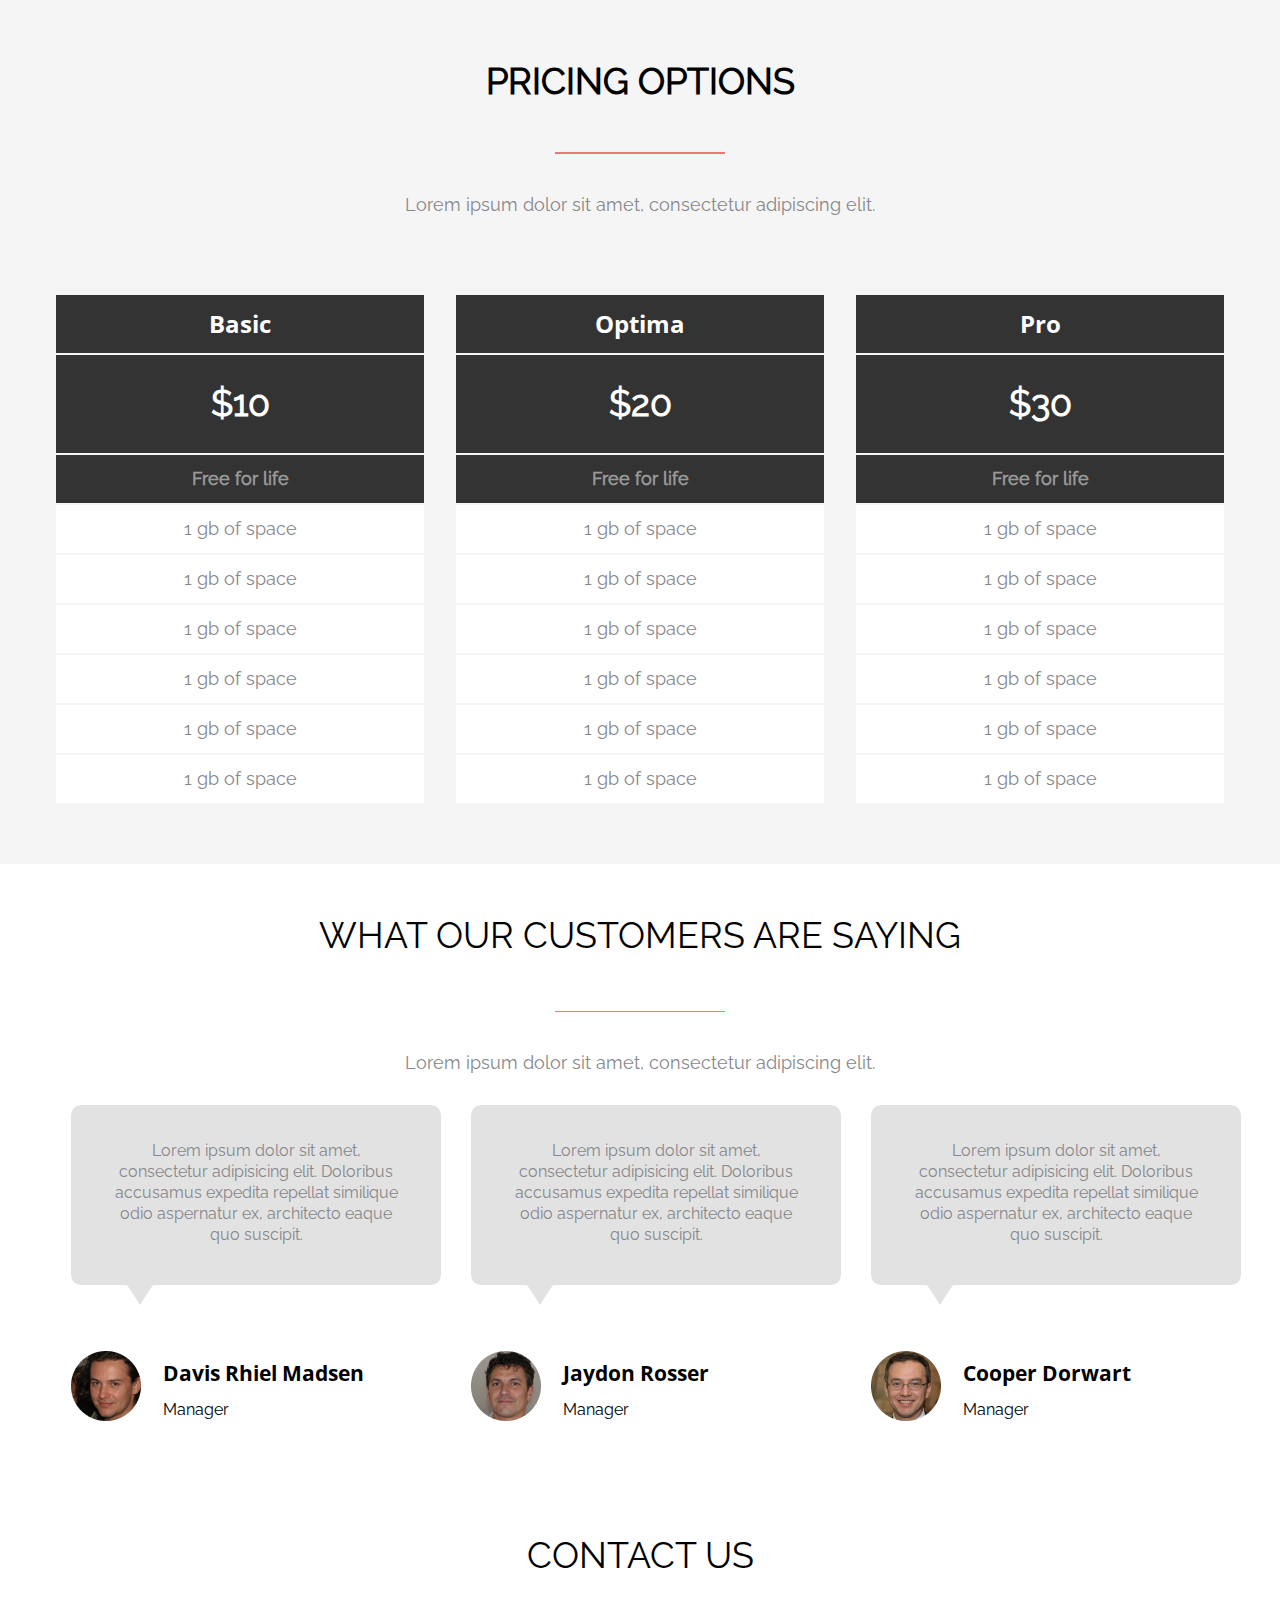
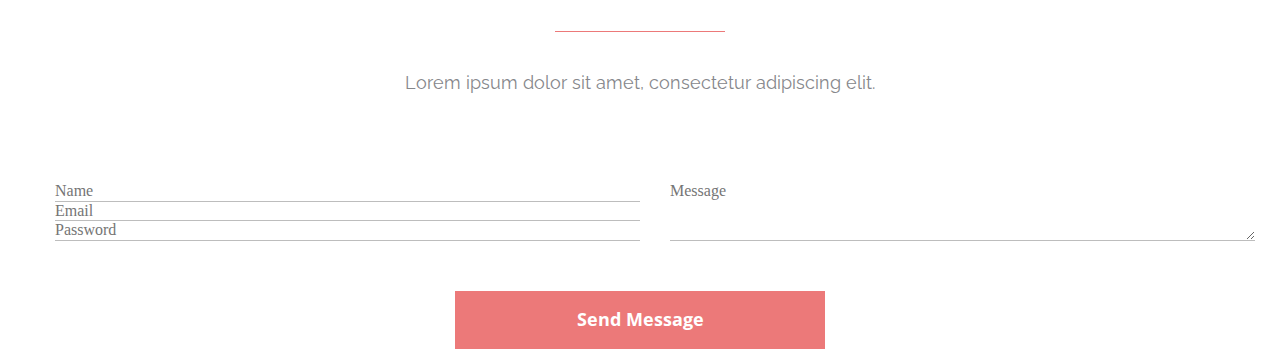
<file: lesson-5/index.html>
<!DOCTYPE html>
<html lang="en">

<head>
    <meta charset="UTF-8">
    <meta http-equiv="X-UA-Compatible" content="IE=edge">
    <meta name="viewport" content="width=device-width, initial-scale=1.0">
    <link rel="stylesheet" href="./css/index.css">
    <title>pricing</title>
</head>

<body>

    <section class="pricing-options">
        <div class="container">
            <h2 class="pricing-title">PRICING OPTIONS</h2>
            <div class="separator"></div>
            <p class="pricing-blockfoot">Lorem ipsum dolor sit amet, consectetur adipiscing elit.</p>
            <div class="top-three">
                <div class="pricing-options-card">
                    <div class="pricing-options__title">
                        <p class="pricing__basic">Basic</p>
                    </div>
                    <div class="pricing-options__price">
                        <h3 class="pricing-options__cena">$10</h3>
                    </div>
                    <div class="pricing-options-free">
                        <h5 class="pricing-options__freefor">Free for life</h5>
                    </div>
                    <ul class="pricing-list">
                        <li class="gb-pricing__list">1 gb of space</li>
                        <li class="gb-pricing__list">1 gb of space</li>
                        <li class="gb-pricing__list">1 gb of space</li>
                        <li class="gb-pricing__list">1 gb of space</li>
                        <li class="gb-pricing__list">1 gb of space</li>
                        <li class="gb-pricing__list">1 gb of space</li>
                    </ul>
                </div>
                <div class="pricing-options-card">
                    <div class="pricing-options__title">
                        <p class="pricing__basic">Optima</p>
                    </div>
                    <div class="pricing-options__price">
                        <h3 class="pricing-options__cena">$20</h3>
                    </div>
                    <div class="pricing-options-free">
                        <h5 class="pricing-options__freefor">Free for life</h5>
                    </div>
                    <ul class="pricing-list">
                        <li class="gb-pricing__list">1 gb of space</li>
                        <li class="gb-pricing__list">1 gb of space</li>
                        <li class="gb-pricing__list">1 gb of space</li>
                        <li class="gb-pricing__list">1 gb of space</li>
                        <li class="gb-pricing__list">1 gb of space</li>
                        <li class="gb-pricing__list">1 gb of space</li>
                    </ul>
                </div>
                <div class="pricing-options-card">
                    <div class="pricing-options__title">
                        <p class="pricing__basic">Pro</p>
                    </div>
                    <div class="pricing-options__price">
                        <h3 class="pricing-options__cena">$30</h3>
                    </div>
                    <div class="pricing-options-free">
                        <h5 class="pricing-options__freefor">Free for life</h5>
                    </div>
                    <ul class="pricing-list">
                        <li class="gb-pricing__list">1 gb of space</li>
                        <li class="gb-pricing__list">1 gb of space</li>
                        <li class="gb-pricing__list">1 gb of space</li>
                        <li class="gb-pricing__list">1 gb of space</li>
                        <li class="gb-pricing__list">1 gb of space</li>
                        <li class="gb-pricing__list">1 gb of space</li>
                    </ul>
                </div>
            </div>
        </div>
    </section>
    <section class="what-our">
        <div class="container">
            <h2 class="title-second">what our customers are saying</h2>
            <p class="subtitle">Lorem ipsum dolor sit amet, consectetur adipiscing elit.</p>
            <div class="comments">
                <div class="comments-davis">
                    <h5 class="commets-text__davis">Lorem ipsum dolor sit amet,
                        consectetur adipisicing elit. Doloribus
                        accusamus expedita repellat similique
                        odio aspernatur ex, architecto eaque
                        quo suscipit.</h5>
                    <div class="commets-davis-basic">
                        <div class="comments-davis__photo">
                            <img src="./image/Davis.png" alt="photo">
                        </div>
                        <div class="comments-author">
                            <h4 class="comments-name">Davis Rhiel Madsen</h4>
                            <h5 class="comments-job__title">Manager</h5>
                        </div>
                    </div>
                </div>
                <div class="comments-davis">
                    <h5 class="commets-text__davis">Lorem ipsum dolor sit amet,
                        consectetur adipisicing elit. Doloribus
                        accusamus expedita repellat similique
                        odio aspernatur ex, architecto eaque
                        quo suscipit.</h5>
                    <div class="commets-davis-basic">
                        <div class="comments-davis__photo">
                            <img src="./image/Jaydon.png" alt="photo">
                        </div>
                        <div class="comments-author">
                            <h4 class="comments-name">Jaydon Rosser</h4>
                            <h5 class="comments-job__title">Manager</h5>
                        </div>
                    </div>
                </div>
                <div class="comments-davis">
                    <h5 class="commets-text__davis">Lorem ipsum dolor sit amet,
                        consectetur adipisicing elit. Doloribus
                        accusamus expedita repellat similique
                        odio aspernatur ex, architecto eaque
                        quo suscipit.</h5>
                    <div class="commets-davis-basic">
                        <div class="comments-davis__photo">
                            <img src="./image/Cooper.png" alt="photo">
                        </div>
                        <div class="comments-author">
                            <h4 class="comments-name">Cooper Dorwart</h4>
                            <h5 class="comments-job__title">Manager</h5>
                        </div>
                    </div>
                </div>
            </div>
        </div>
    </section>
    <section class="contact-us">
        <div class="container">
            <h2 class="contact-name">contact us</h2>
            <h5 class="contact-name-lorem">Lorem ipsum dolor sit amet, consectetur adipiscing elit.</h5>
            <form class="form-contact">
                <div class="form-contact-block">
                    <div class="form-contact__left">
                        <input type="text" placeholder="Name" name="username">
                        <input type="email" placeholder="Email" name="email">
                        <input type="password" placeholder="Password" name="password">
                    </div>
                    <div class="form-contact__right">
                        <textarea name="message" placeholder="Message"></textarea>
                    </div>
                </div>
                <div class="button-message">
                    <button class="button-message-click">Send Message</button>
                </div>
            </form>

        </div>
        </div>
    </section>
</body>

</html>
</file>
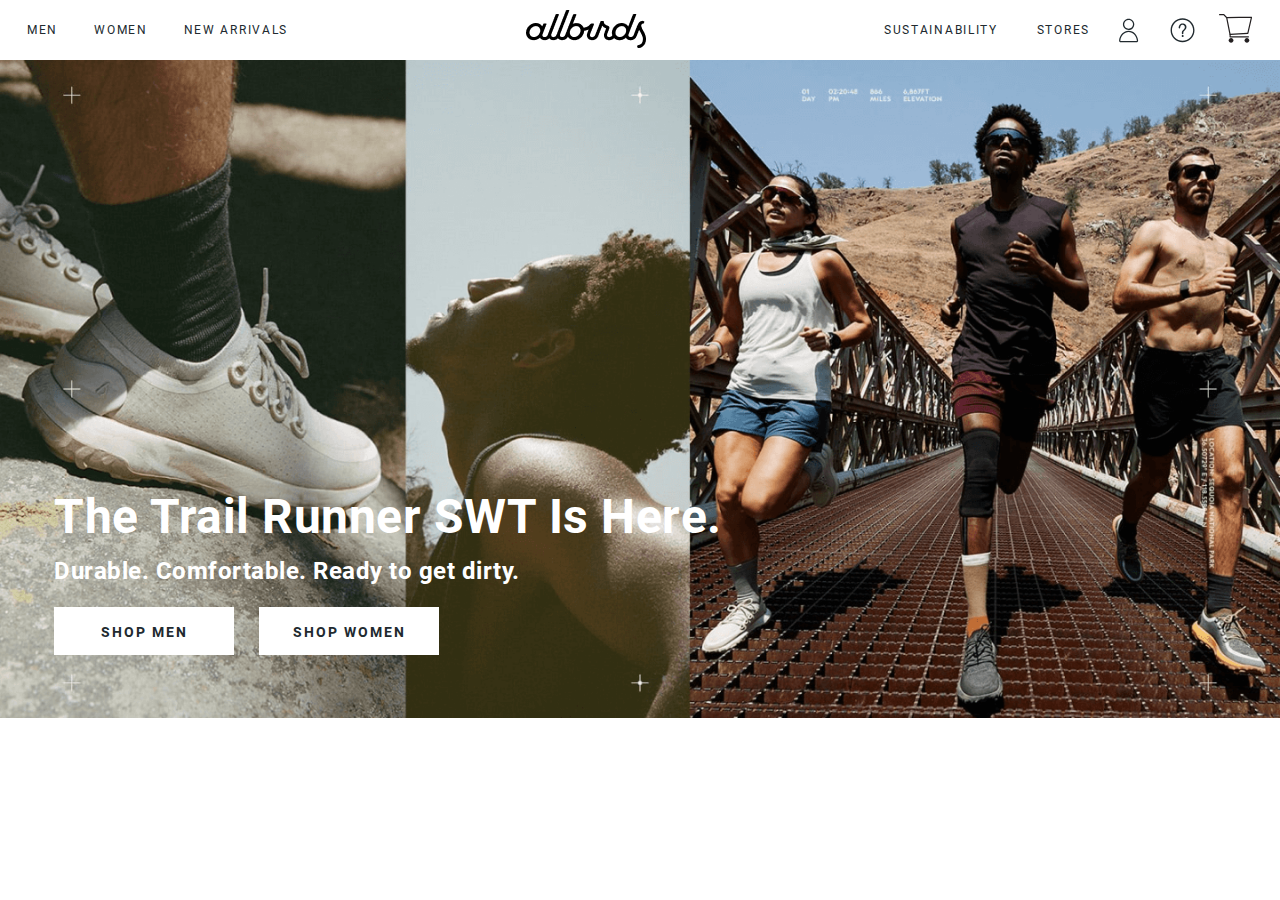
<file: lesson-6/index.html>
<!DOCTYPE html>
<html lang="en">

<head>
    <meta charset="UTF-8">
    <meta http-equiv="X-UA-Compatible" content="IE=edge">
    <meta name="viewport" content="width=device-width, initial-scale=1.0">
    <link rel="stylesheet" href="./css/index.css">
    <title>ALLBIRDS</title>
</head>

<body>
    <header>
        <div class="header-wrap">
            <div class="navigation">
                <ul class="navigation-list">
                    <li class="navigation-list__item"><a href="">MEN</a></li>
                    <li class="navigation-list__item"><a href="">WOMEN</a></li>
                    <li class="navigation-list__item"><a href="">NEW ARRIVALS</a></li>
                </ul>
            </div>
            <div class="logo">
                <img src="./image/logo.png" alt="logo">
            </div>
            <div class="user-action">
                <div class="navigation-second">
                    <ul class="navigation-list-second">
                        <li class="navigation-second__item"><a href="">SUSTAINABILITY</a></li>
                        <li class="navigation-second__item"><a href="">STORES</a></li>
                    </ul>
                </div>
                <div class="icon">
                    <button class="icon-button">
                        <img src="./image/human.svg" alt="logo2" />
                    </button>
                    <button class="icon-button">
                        <img src="./image/question.svg" alt="logo3" />
                    </button>
                    <button class="icon-button">
                        <img src="./image/basket.svg" alt="logo4" />
                    </button>
                </div>
            </div>
        </div>
    </header>
    <section class="main-page">
        <div class="main-page__img">
            <img src="./image/main-page.png" alt="main-page">
        </div>
        <div class="main-page__basic">
            <h1 class="main-page__title">The Trail Runner SWT Is Here.</h1>
            <h2 class="main-page__subtitle">Durable. Comfortable. Ready to get dirty.</h2>
            <button class="shop-button">Shop Men</button>
            <button class="shop-button">Shop Women</button>
        </div>
    </section>

</body>

</html>
</file>
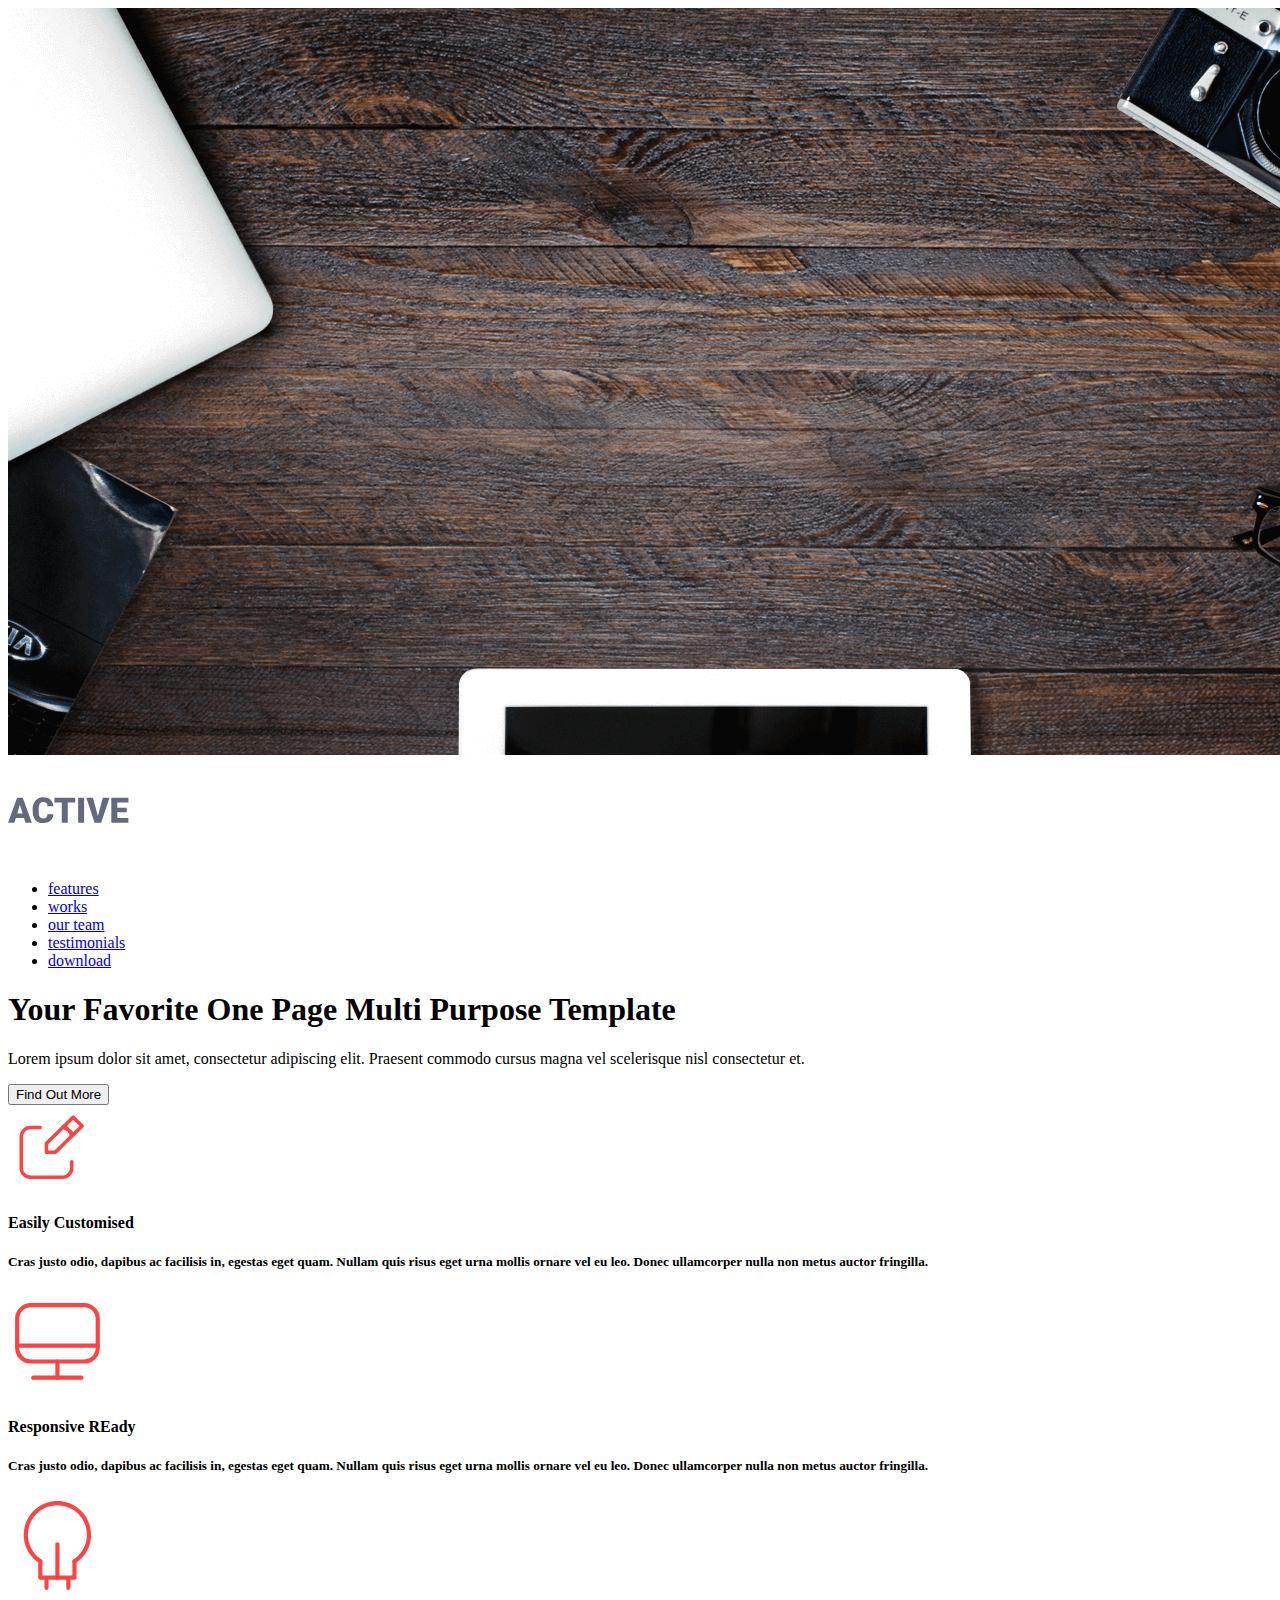
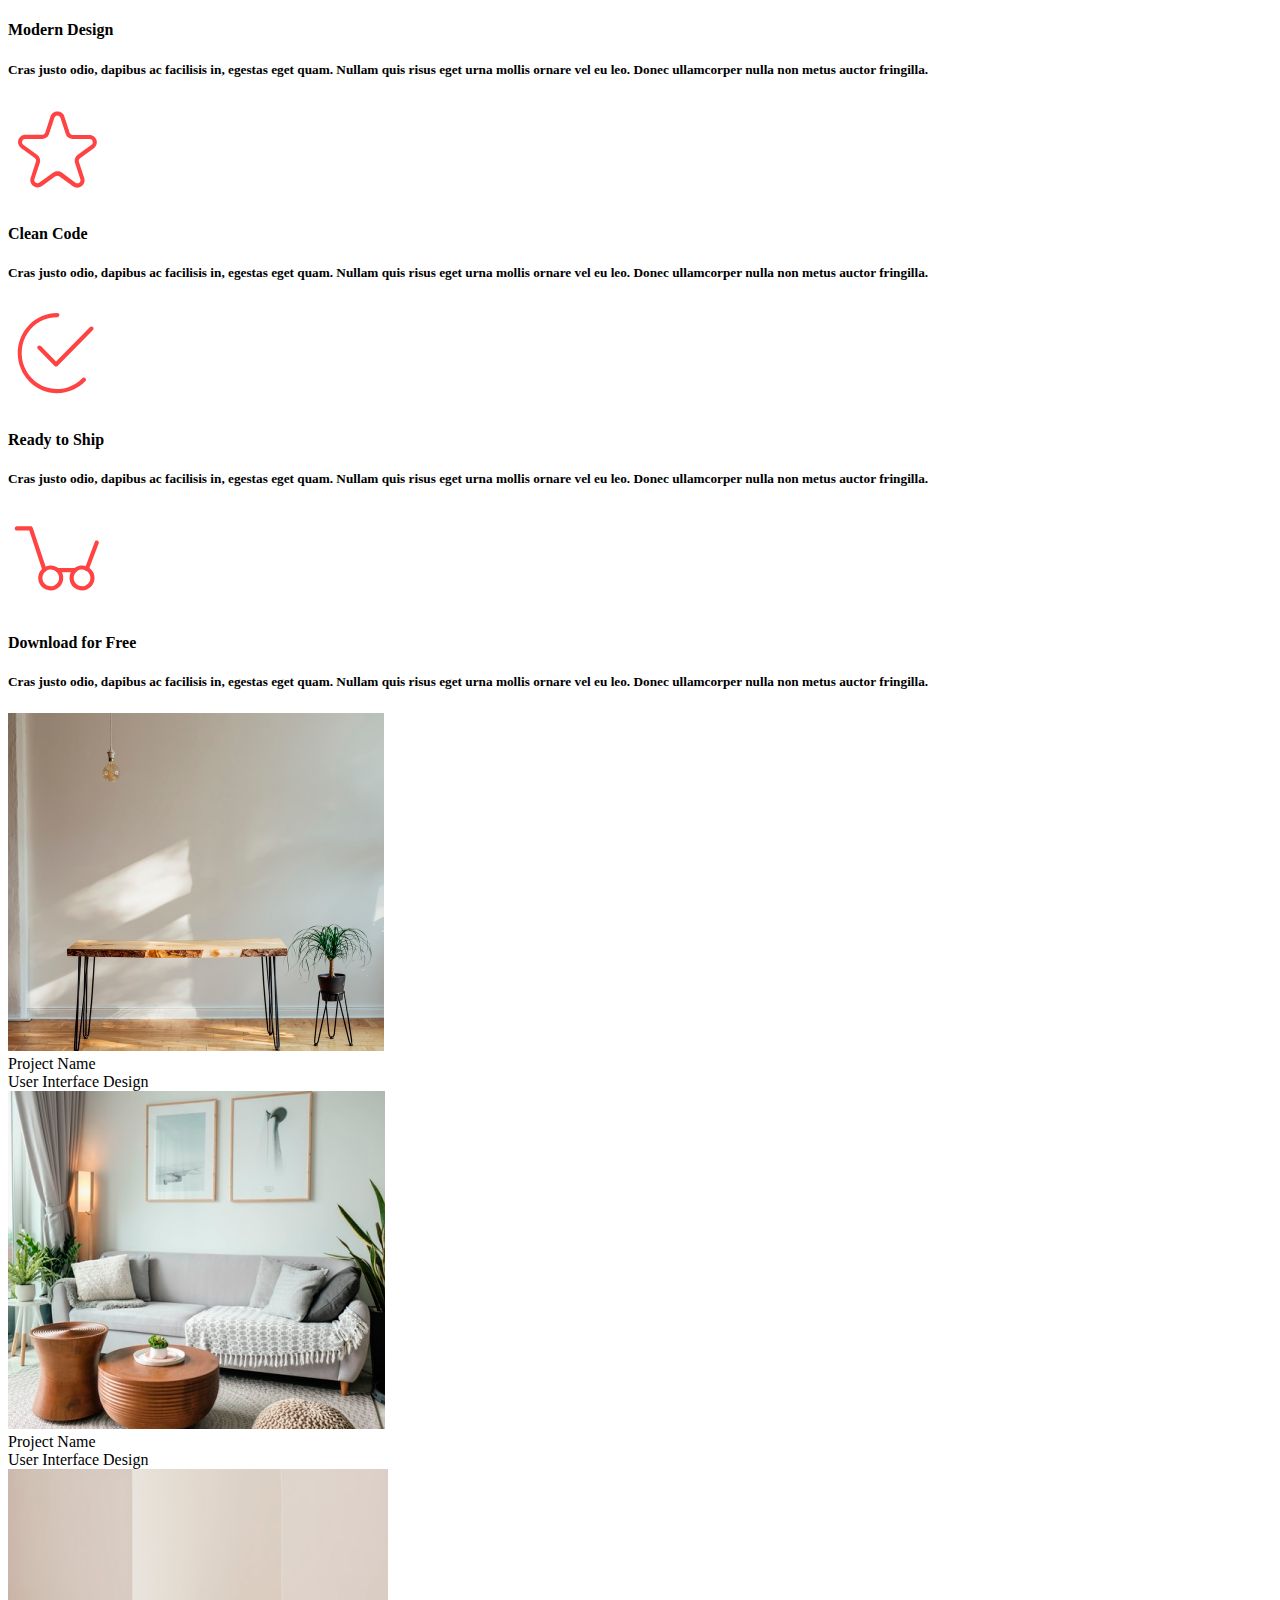
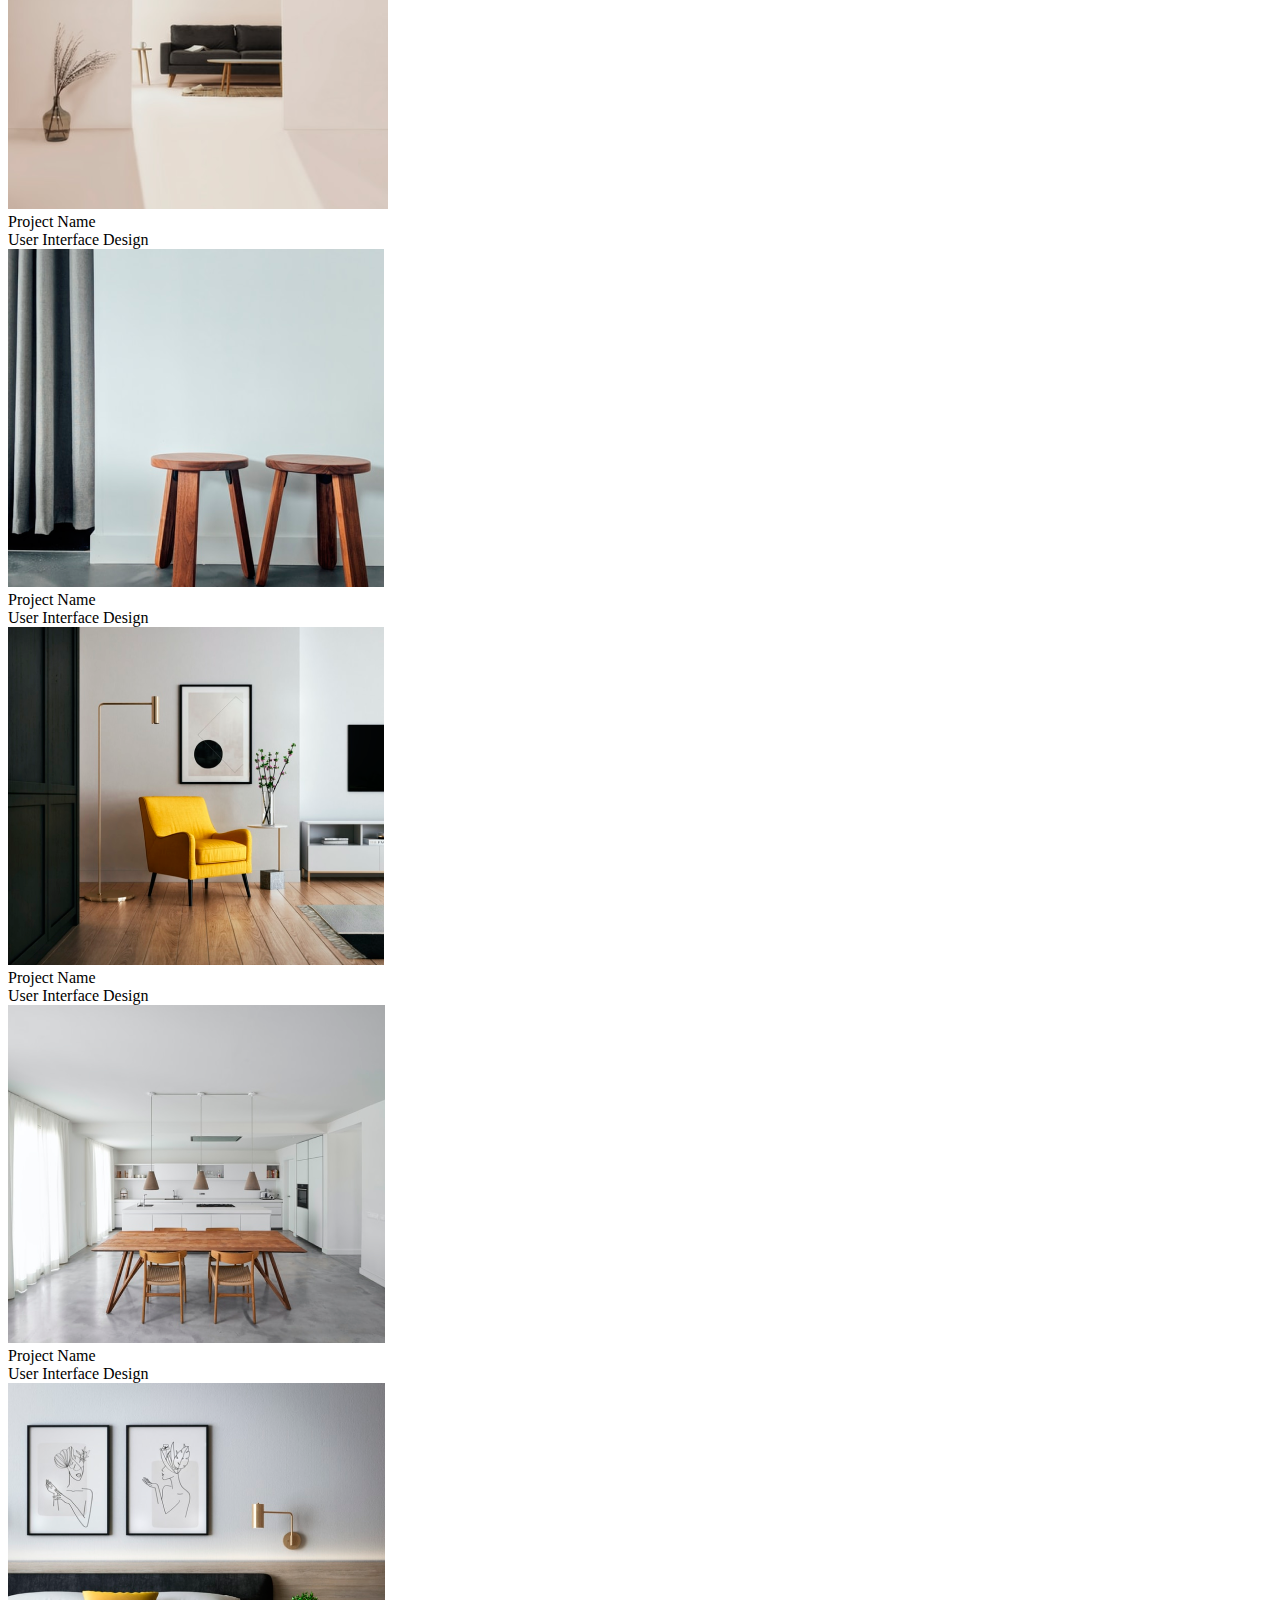
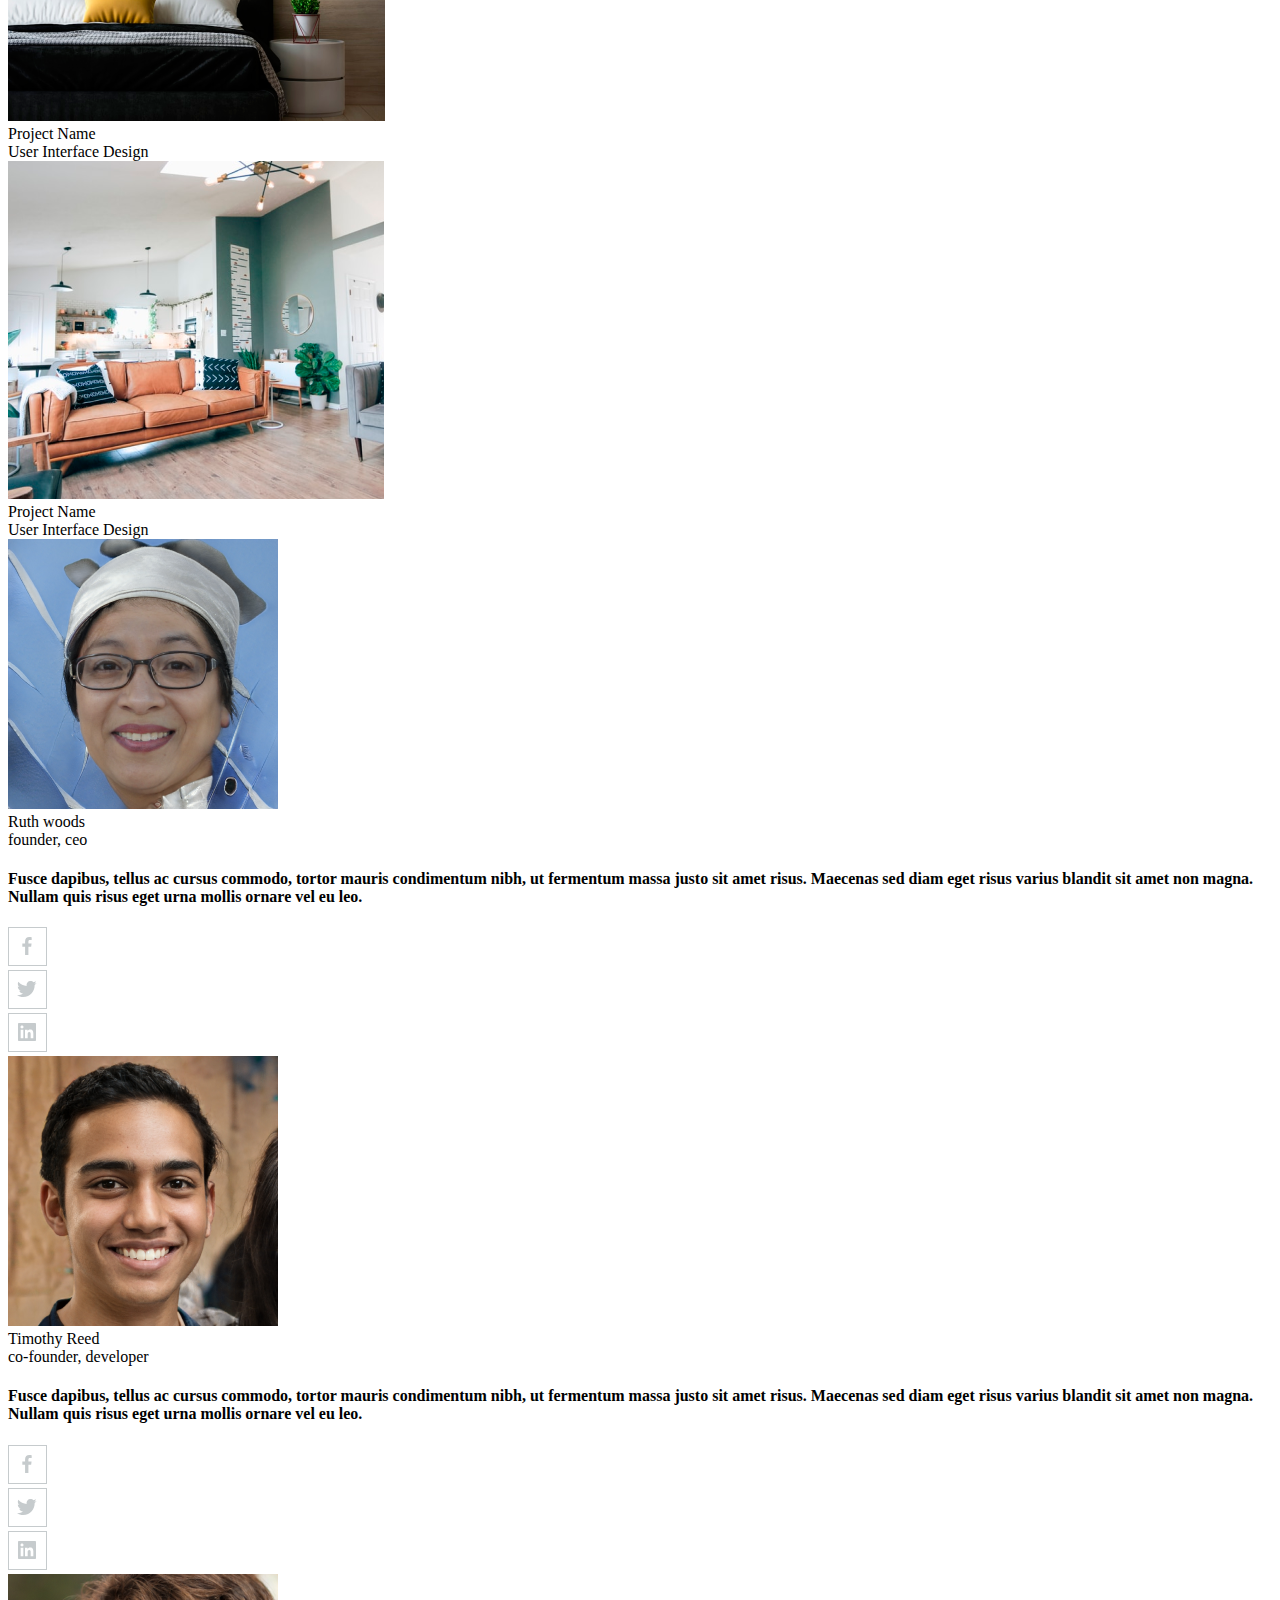
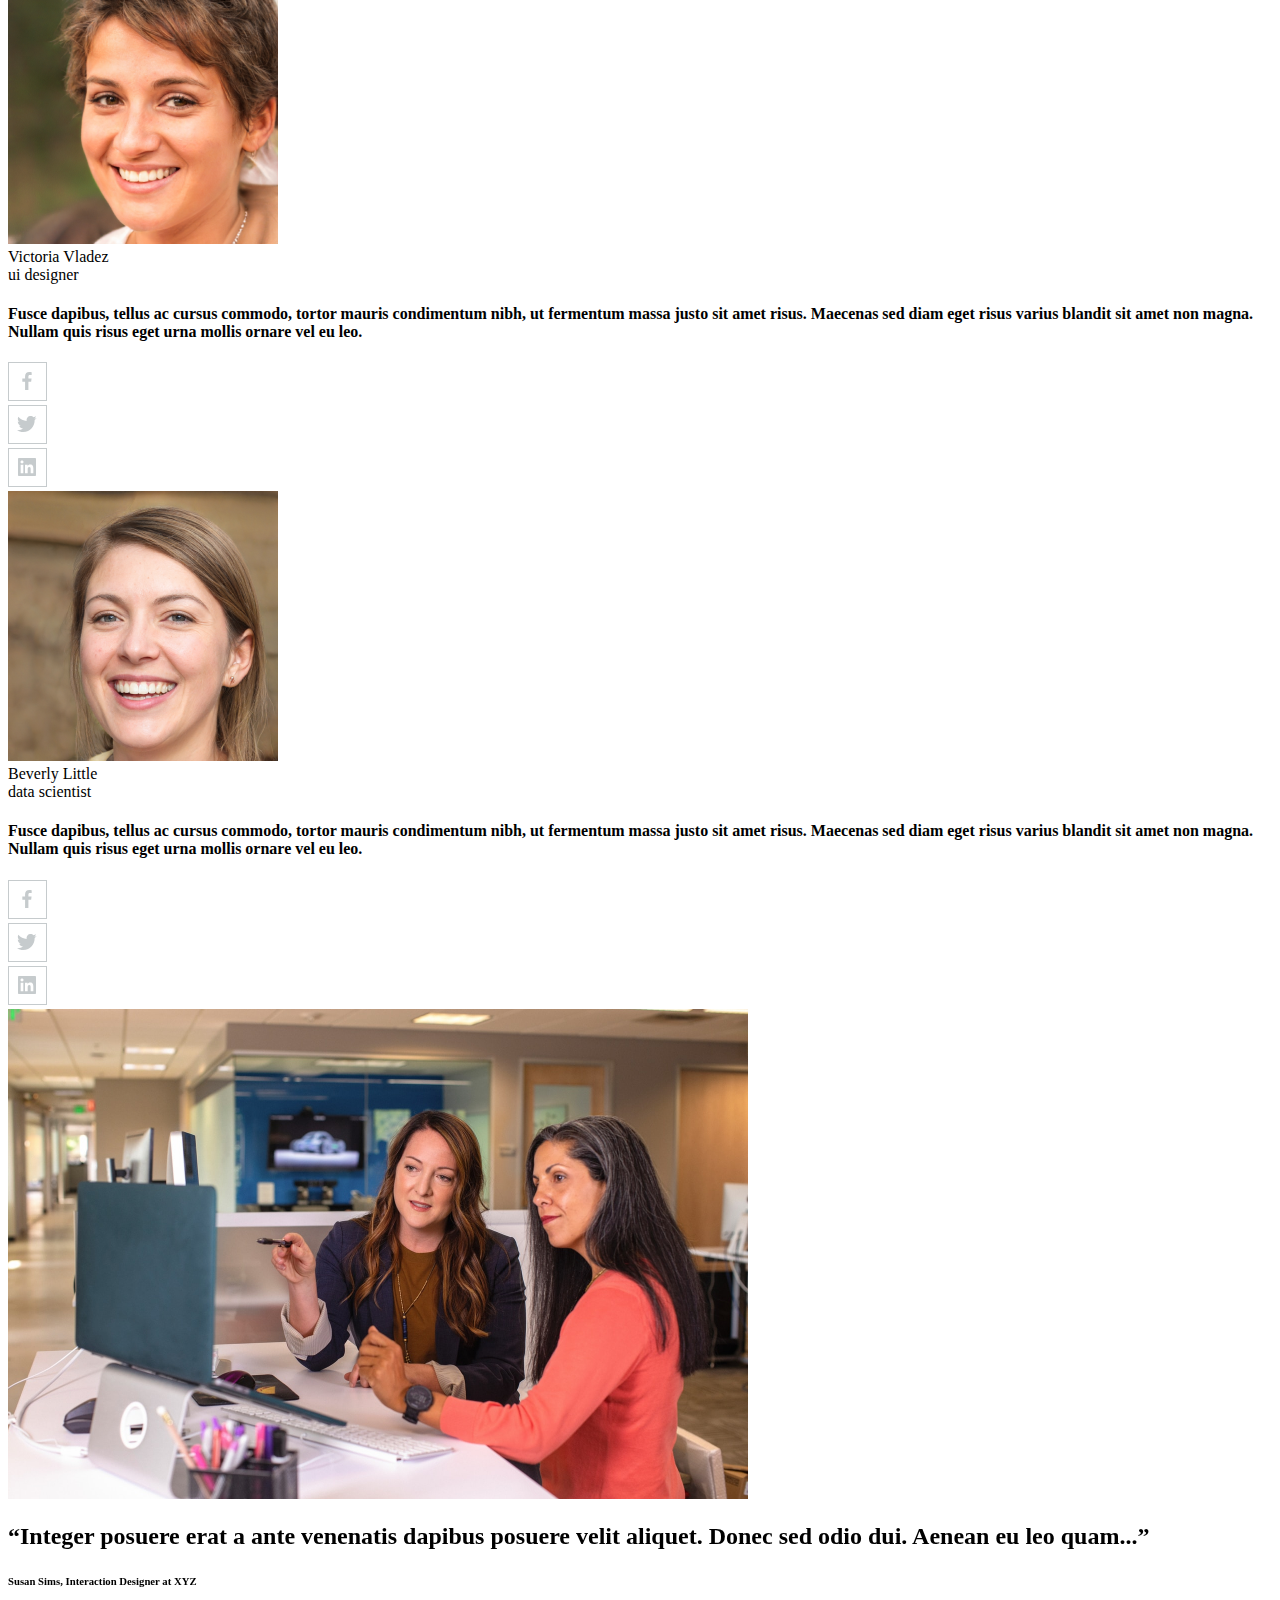
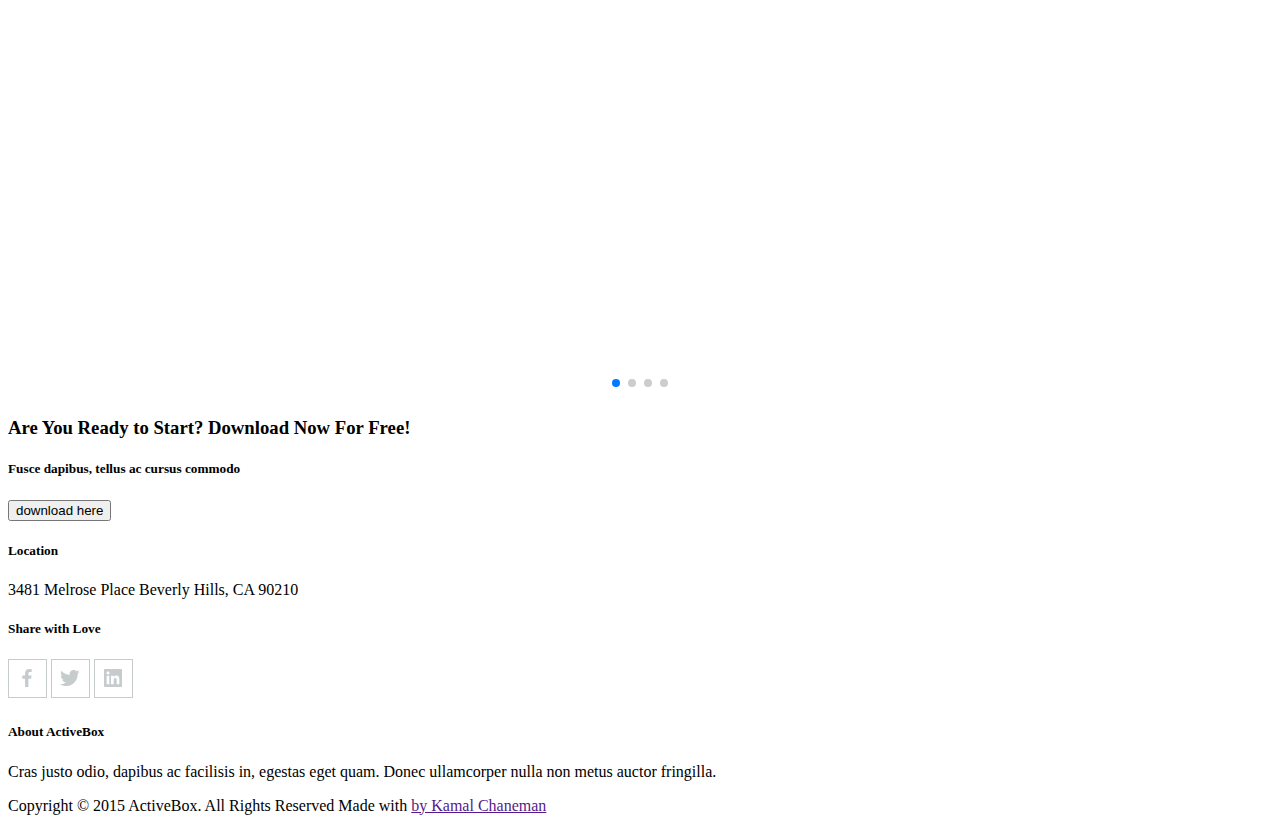
<file: activ_box_project/src/index.html>
<!DOCTYPE html>
<html lang="en">

<head>
  <meta charset="UTF-8">
  <link rel="stylesheet" href="https://cdn.jsdelivr.net/npm/swiper/swiper-bundle.min.css" />
  <title>ACTIVE BOX</title>
  <meta name="viewport" content="width=device-width, initial-scale=1">
</head>

<body>
  <section class="main-info">
    <div class="background-img">
      <img src="./images/table.png" alt="table" />
    </div>
    <div class="background-transparent">
    </div>
    <header class="header">
      <div class="header-wrap">
        <div class="logo">
          <img src="./images/logo.svg" alt="logo" />
        </div>
        <ul class="navigation">
          <li class="navigation__element"><a href="#">features</a></li>
          <li class="navigation__element"><a href="#">works</a></li>
          <li class="navigation__element"><a href="#">our team</a></li>
          <li class="navigation__element"><a href="#">testimonials</a></li>
          <li class="navigation__element"><a href="#">download</a></li>
        </ul>
        <div class="menu-btn">
          <div class="menu-btn__burger"></div>
        </div>
      </div>
    </header>
    <div class="container">
      <div class="main-info-title">
        <h1 class="main-info-subtitle">Your Favorite One Page
          Multi Purpose Template</h1>
        <p class="main-info-text">Lorem ipsum dolor sit amet, consectetur adipiscing elit. Praesent commodo cursus magna
          vel scelerisque nisl consectetur et.</p>
        <button class="main-info-button">Find Out More</button>
      </div>
    </div>
  </section>
  <section class="six-blocks">
    <div class="container">
      <div class="six-blocks-list">
        <div class="six-blocks-content">
          <div class="six-blocks-content__img">
            <img src="./images/easily.svg" alt="easily">
          </div>
          <h4 class="six-blocks-content__title">Easily Customised</h4>
          <h5 class="six-blocks-content__description">Cras justo odio, dapibus ac facilisis in, egestas eget quam.
            Nullam quis risus eget urna mollis ornare vel eu leo. Donec
            ullamcorper nulla non metus auctor fringilla.</h5>
        </div>
        <div class="six-blocks-content">
          <div class="six-blocks-content__img">
            <img src="./images/ready.svg" alt="ready">
          </div>
          <h4 class="six-blocks-content__title">Responsive REady</h4>
          <h5 class="six-blocks-content__description">Cras justo odio, dapibus ac facilisis in,
            egestas eget quam. Nullam quis risus eget urna mollis ornare vel eu leo. Donec
            ullamcorper nulla non metus auctor fringilla.</h5>
        </div>
        <div class="six-blocks-content">
          <div class="six-blocks-content__img">
            <img src="./images/desing.svg" alt="desing">
          </div>
          <h4 class="six-blocks-content__title">Modern Design</h4>
          <h5 class="six-blocks-content__description">Cras justo odio, dapibus ac facilisis in, egestas eget quam.
            Nullam quis risus eget urna mollis ornare vel eu leo. Donec
            ullamcorper nulla non metus auctor fringilla.</h5>
        </div>
        <div class="six-blocks-content">
          <div class="six-blocks-content__img">
            <img src="./images/clean.svg" alt="clean">
          </div>
          <h4 class="six-blocks-content__title">Clean Code</h4>
          <h5 class="six-blocks-content__description">Cras justo odio, dapibus ac facilisis in, egestas eget quam.
            Nullam quis risus eget urna mollis ornare vel eu leo. Donec
            ullamcorper nulla non metus auctor fringilla.</h5>
        </div>
        <div class="six-blocks-content">
          <div class="six-blocks-content__img">
            <img src="./images/ship.svg" alt="ship">
          </div>
          <h4 class="six-blocks-content__title">Ready to Ship</h4>
          <h5 class="six-blocks-content__description">Cras justo odio, dapibus ac facilisis in, egestas eget quam.
            Nullam quis risus eget urna mollis ornare vel eu leo. Donec
            ullamcorper nulla non metus auctor fringilla.</h5>
        </div>
        <div class="six-blocks-content">
          <div class="six-blocks-content__img">
            <img src="./images/free.svg" alt="free">
          </div>
          <h4 class="six-blocks-content__title">Download for Free</h4>
          <h5 class="six-blocks-content__description">Cras justo odio, dapibus ac facilisis in, egestas eget quam.
            Nullam quis risus eget urna mollis ornare vel eu leo. Donec
            ullamcorper nulla non metus auctor fringilla.</h5>
        </div>
      </div>
    </div>
  </section>
  <section class="list-work">
    <div class="list-work__img">
      <img src="./images/active_blocks/work_1.png" alt="">
      <div class="list-work-selection">
        <div class="list-work-selection__title">Project Name</div>
        <div class="list-work-selection__text">User Interface Design</div>
      </div>
    </div>
    <div class="list-work__img">
      <img src="./images/active_blocks/work_2.png" alt="">
      <div class="list-work-selection">
        <div class="list-work-selection__title">Project Name</div>
        <div class="list-work-selection__text">User Interface Design</div>
      </div>
    </div>
    <div class="list-work__img">
      <img src="./images/active_blocks/work_3.png" alt="">
      <div class="list-work-selection">
        <div class="list-work-selection__title">Project Name</div>
        <div class="list-work-selection__text">User Interface Design</div>
      </div>
    </div>
    <div class="list-work__img">
      <img src="./images/active_blocks/work_4.png" alt="">
      <div class="list-work-selection">
        <div class="list-work-selection__title">Project Name</div>
        <div class="list-work-selection__text">User Interface Design</div>
      </div>
    </div>
    <div class="list-work__img">
      <img src="./images/active_blocks/work_5.png" alt="">
      <div class="list-work-selection">
        <div class="list-work-selection__title">Project Name</div>
        <div class="list-work-selection__text">User Interface Design</div>
      </div>
    </div>
    <div class="list-work__img">
      <img src="./images/active_blocks/work_6.png" alt="">
      <div class="list-work-selection">
        <div class="list-work-selection__title">Project Name</div>
        <div class="list-work-selection__text">User Interface Design</div>
      </div>
    </div>
    <div class="list-work__img">
      <img src="./images/active_blocks/work_7.png" alt="">
      <div class="list-work-selection">
        <div class="list-work-selection__title">Project Name</div>
        <div class="list-work-selection__text">User Interface Design</div>
      </div>
    </div>
    <div class="list-work__img">
      <img src="./images/active_blocks/work_8.png" alt="">
      <div class="list-work-selection">
        <div class="list-work-selection__title">Project Name</div>
        <div class="list-work-selection__text">User Interface Design</div>
      </div>
    </div>
  </section>
  <section class="people">
    <div class="container">
      <div class="people-list">
        <div class="people-card">
          <div class="people-card__img">
            <img src="./images/people/people_1.png" alt="">
          </div>
          <div class="people-card-title">Ruth woods</div>
          <div class="people-card-title-job">founder, ceo</div>
          <h4 class="people-card__description">Fusce dapibus, tellus ac cursus commodo,
            tortor mauris condimentum nibh, ut fermentum massa justo sit amet risus.
            Maecenas sed diam eget risus varius blandit sit amet non magna.
            Nullam quis risus eget urna mollis ornare vel eu leo.</h4>
          <div class="people-card-contact">
            <div class="people-card-contact__icon">
              <a href=""><img src="./images/people/facebook_icon.svg" alt=""></a>
            </div>
            <div class="people-card-contact__icon">
              <a href=""><img src="./images/people/twitter_icon.svg" alt=""></a>
            </div>
            <div class="people-card-contact__icon">
              <a href=""><img src="./images/people/linkedin_icon.svg" alt=""></a>
            </div>
          </div>
        </div>
        <div class="people-card">
          <div class="people-card__img">
            <img src="./images/people/people_2.png" alt="">
          </div>
          <div class="people-card-title">Timothy Reed</div>
          <div class="people-card-title-job">co-founder, developer</div>
          <h4 class="people-card__description">Fusce dapibus, tellus ac cursus commodo,
            tortor mauris condimentum nibh, ut fermentum massa justo sit amet risus.
            Maecenas sed diam eget risus varius blandit sit amet non magna.
            Nullam quis risus eget urna mollis ornare vel eu leo.</h4>
          <div class="people-card-contact">
            <div class="people-card-contact__icon">
              <a href=""><img src="./images/people/facebook_icon.svg" alt=""></a>
            </div>
            <div class="people-card-contact__icon">
              <a href=""><img src="./images/people/twitter_icon.svg" alt=""></a>
            </div>
            <div class="people-card-contact__icon">
              <a href=""><img src="./images/people/linkedin_icon.svg" alt=""></a>
            </div>
          </div>
        </div>
        <div class="people-card">
          <div class="people-card__img">
            <img src="./images/people/people_3.png" alt="">
          </div>
          <div class="people-card-title">Victoria Vladez</div>
          <div class="people-card-title-job">ui designer</div>
          <h4 class="people-card__description">Fusce dapibus, tellus ac cursus commodo,
            tortor mauris condimentum nibh, ut fermentum massa justo sit amet risus.
            Maecenas sed diam eget risus varius blandit sit amet non magna.
            Nullam quis risus eget urna mollis ornare vel eu leo.</h4>
          <div class="people-card-contact">
            <div class="people-card-contact__icon">
              <a href=""><img src="./images/people/facebook_icon.svg" alt=""></a>
            </div>
            <div class="people-card-contact__icon">
              <a href=""><img src="./images/people/twitter_icon.svg" alt=""></a>
            </div>
            <div class="people-card-contact__icon">
              <a href=""><img src="./images/people/linkedin_icon.svg" alt=""></a>
            </div>
          </div>
        </div>
        <div class="people-card">
          <div class="people-card__img">
            <img src="./images/people/people_4.png" alt="">
          </div>
          <div class="people-card-title">Beverly Little</div>
          <div class="people-card-title-job">data scientist</div>
          <h4 class="people-card__description">Fusce dapibus, tellus ac cursus commodo,
            tortor mauris condimentum nibh, ut fermentum massa justo sit amet risus.
            Maecenas sed diam eget risus varius blandit sit amet non magna.
            Nullam quis risus eget urna mollis ornare vel eu leo.</h4>
          <div class="people-card-contact">
            <div class="people-card-contact__icon">
              <a href=""><img src="./images/people/facebook_icon.svg" alt=""></a>
            </div>
            <div class="people-card-contact__icon">
              <a href=""><img src="./images/people/twitter_icon.svg" alt=""></a>
            </div>
            <div class="people-card-contact__icon">
              <a href=""><img src="./images/people/linkedin_icon.svg" alt=""></a>
            </div>
          </div>
        </div>
      </div>
    </div>
  </section>
  <section class="slider">
    <div class="swiper mySwiper">
      <div class="swiper-wrapper">
        <div class="slider-content swiper-slide">
          <div class="slider-img">
            <img src="./images/slider.png" alt="">
          </div>
          <div class="slider-text">
            <div class="slider-text-content">
              <h2 class="slider-text__cadro">“Integer posuere erat a ante venenatis
                dapibus posuere velit aliquet. Donec sed odio dui. Aenean eu leo quam...”</h2>
              <h6 class="slider-text__subtitle">Susan Sims, Interaction Designer at XYZ</h6>
            </div>
          </div>
        </div>
        <div class="slider-content swiper-slide">
          <div class="slider-img">
            <img src="./images/slider2.png" alt="">
          </div>
          <div class="slider-text">
            <div class="slider-text-content">
              <h2 class="slider-text__cadro">“Integer posuere erat a ante venenatis
                dapibus posuere velit aliquet. Donec sed odio dui. Aenean eu leo quam...”</h2>
              <h6 class="slider-text__subtitle">Susan Sims, Interaction Designer at XYZ</h6>
            </div>
          </div>
        </div>
        <div class="slider-content swiper-slide">
          <div class="slider-img">
            <img src="./images/slider3.png" alt="">
          </div>
          <div class="slider-text">
            <div class="slider-text-content">
              <h2 class="slider-text__cadro">“Integer posuere erat a ante venenatis
                dapibus posuere velit aliquet. Donec sed odio dui. Aenean eu leo quam...”</h2>
              <h6 class="slider-text__subtitle">Susan Sims, Interaction Designer at XYZ</h6>
            </div>
          </div>
        </div>
        <div class="slider-content swiper-slide">
          <div class="slider-img">
            <img src="./images/slider4.png" alt="">
          </div>
          <div class="slider-text">
            <div class="slider-text-content">
              <h2 class="slider-text__cadro">“Integer posuere erat a ante venenatis
                dapibus posuere velit aliquet. Donec sed odio dui. Aenean eu leo quam...”</h2>
              <h6 class="slider-text__subtitle">Susan Sims, Interaction Designer at XYZ</h6>
            </div>
          </div>
        </div>
      </div>
      <div class="swiper-pagination"></div>
    </div>
    <div class="container">
      <div class="download">
        <h3 class="download__title">Are You Ready to Start? Download Now For Free!</h3>
        <h5 class="download__subtitle">Fusce dapibus, tellus ac cursus commodo</h5>
        <div class="download-button">
          <button class="download-button__here">download here</button>
        </div>
      </div>
    </div>
  </section>
  <section class="footer">
    <div class="footer-start">
      <div class="container">
        <div class="footer-content">
          <div class="footer-content-block">
            <h5 class="footer-content__title">Location</h5>
            <p class="footer-content__subtitle">3481 Melrose Place
              Beverly Hills, CA 90210</p>
          </div>
          <div class="footer-content-block">
            <h5 class="footer-content__title">Share with Love</h5>
            <div class="footer-networks-icon">
              <a href=""><img src="./images/people/facebook_icon.svg" alt=""></a>
              <a href=""><img src="./images/people/twitter_icon.svg" alt=""></a>
              <a href=""><img src="./images/people/linkedin_icon.svg" alt=""></a>
            </div>
          </div>
          <div class="footer-content-block">
            <h5 class="footer-content__title">About ActiveBox</h5>
            <p class="footer-content__subtitle">Cras justo odio, dapibus ac facilisis in, egestas eget quam.
              Donec ullamcorper nulla non metus auctor fringilla.</p>
          </div>
        </div>
      </div>
    </div>
    <div class="footer-end">
      <div class="container">
        <div class="footer-end-copyright">
          <span class="footer-end-copyright__all">Copyright © 2015 ActiveBox. All Rights Reserved Made with</span>
          <a href="">by Kamal Chaneman</a>
        </div>
      </div>
    </div>
  </section>

  <!-- Swiper JS -->
  <script src="https://cdn.jsdelivr.net/npm/swiper/swiper-bundle.min.js"></script>

  <!-- Initialize Swiper -->
  <script>
    var swiper = new Swiper(".mySwiper", {
      autoplay: {
        delay: 5000,
      },
      pagination: {
        el: ".swiper-pagination",
        clickable: true
      },
    });
  </script>

</body>

</html>
</file>
<file: lesson-5/css/index.css>
@import url(fonts.css);
@import url(normalize.css);
@import url(common.css);
@import url(pricing.css);
@import url(what-our.css);
@import url(contact-us.css);
</file>
<file: lesson-6/css/index.css>
@import url(fonts.css);
@import url(normalize.css);
@import url(common.css);
@import url(header.css);
@import url(main-page.css);
</file>
